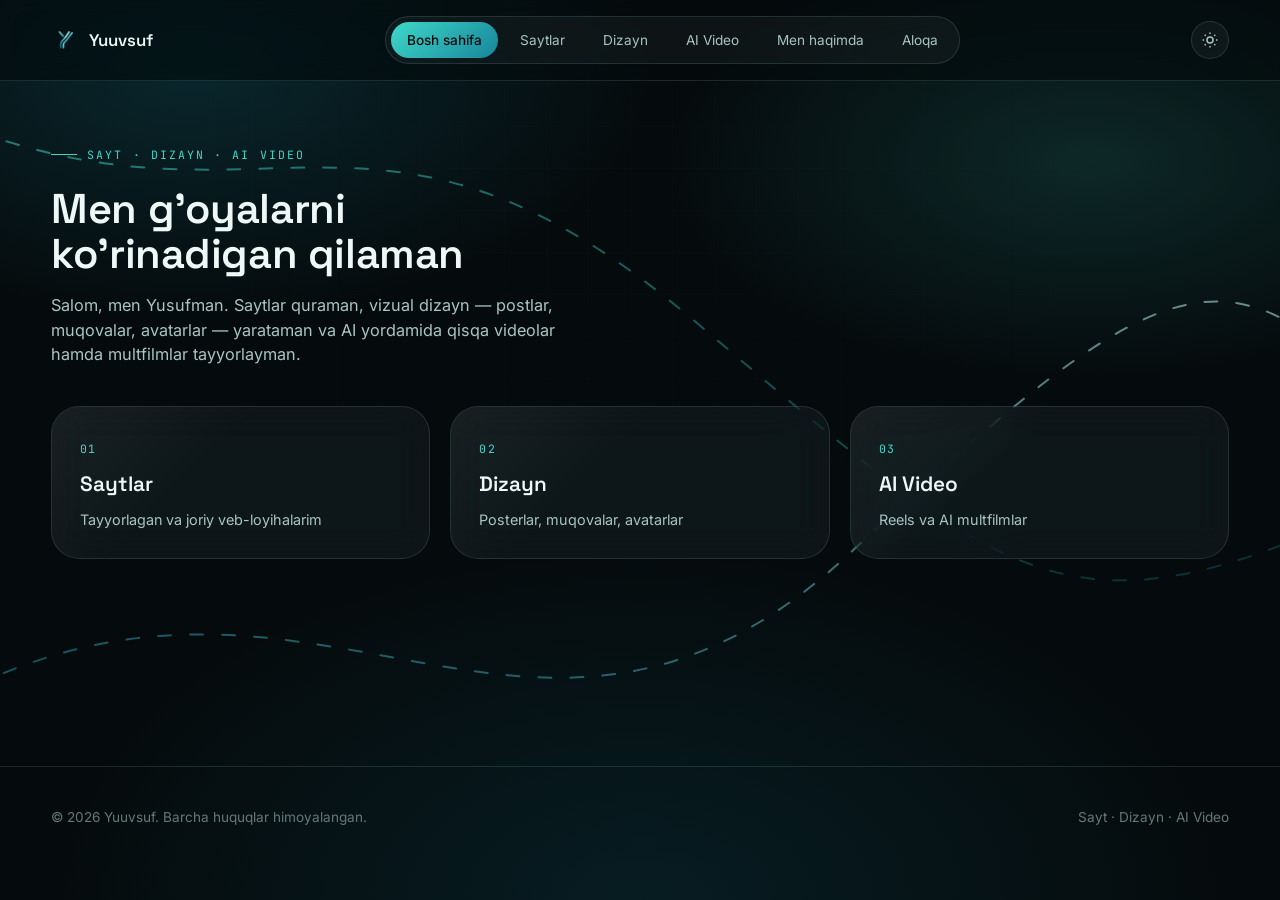
<file: portfolio.html>
<!DOCTYPE html>
<html lang="uz">
<head>
<meta charset="UTF-8">
<meta name="viewport" content="width=device-width, initial-scale=1.0">
<title>Yuuvsuf — Portfolio</title>
<link rel="icon" href="logo.png">
<link rel="preconnect" href="https://fonts.googleapis.com">
<link href="https://fonts.googleapis.com/css2?family=Space+Grotesk:wght@500;600;700&family=Inter:wght@400;500;600&family=JetBrains+Mono:wght@400;500&display=swap" rel="stylesheet">
<link rel="stylesheet" href="portfolio.css">
</head>
<body data-theme="dark">

<div class="ambient"></div>
<div class="strand-field" aria-hidden="true">
  <svg viewBox="0 0 1200 900" preserveAspectRatio="none">
    <defs>
      <linearGradient id="gradA" x1="0" y1="0" x2="1" y2="1">
        <stop offset="0%" stop-color="#3fd7c9"/>
        <stop offset="100%" stop-color="#0b4552"/>
      </linearGradient>
      <linearGradient id="gradB" x1="1" y1="0" x2="0" y2="1">
        <stop offset="0%" stop-color="#bff3ec"/>
        <stop offset="100%" stop-color="#17869a"/>
      </linearGradient>
    </defs>
    <path class="strand-path s1" d="M -50 120 C 250 250, 350 50, 650 320 S 1000 650, 1300 500"/>
    <path class="strand-path s2" d="M -50 700 C 300 500, 500 850, 800 550 S 1150 250, 1300 400"/>
  </svg>
</div>

<header class="nav">
  <div class="container nav-inner">
    <a href="#" class="brand" data-tab-target="home" onclick="return false;">
      <img src="logo.png" alt="Yuuvsuf logo" class="brand-mark">
      Yuuvsuf
    </a>
    <nav class="nav-links" id="navLinks" role="tablist">
      <button class="nav-tab active" data-tab-target="home" role="tab" aria-selected="true">Bosh sahifa</button>
      <button class="nav-tab" data-tab-target="websites" role="tab" aria-selected="false">Saytlar</button>
      <button class="nav-tab" data-tab-target="design" role="tab" aria-selected="false">Dizayn</button>
      <button class="nav-tab" data-tab-target="ai-video" role="tab" aria-selected="false">AI Video</button>
      <button class="nav-tab" data-tab-target="about" role="tab" aria-selected="false">Men haqimda</button>
      <button class="nav-tab" data-tab-target="contact" role="tab" aria-selected="false">Aloqa</button>
    </nav>
    <div class="nav-actions">
      <button class="theme-toggle" id="themeToggle" aria-label="Mavzuni almashtirish">
        <svg class="icon-sun" viewBox="0 0 24 24" fill="none" stroke="currentColor" stroke-width="2"><circle cx="12" cy="12" r="4"/><path d="M12 2v2M12 20v2M4.9 4.9l1.4 1.4M17.7 17.7l1.4 1.4M2 12h2M20 12h2M4.9 19.1l1.4-1.4M17.7 6.3l1.4-1.4"/></svg>
        <svg class="icon-moon" viewBox="0 0 24 24" fill="none" stroke="currentColor" stroke-width="2"><path d="M21 12.8A9 9 0 1 1 11.2 3 7 7 0 0 0 21 12.8z"/></svg>
      </button>
      <button class="nav-toggle" id="navToggle" aria-label="Menyu">
        <svg viewBox="0 0 24 24" fill="none" stroke="currentColor" stroke-width="2"><path d="M4 7h16M4 12h16M4 17h16"/></svg>
      </button>
    </div>
  </div>
</header>

<section class="hero-compact">
  <div class="container">
    <span class="eyebrow">Sayt · Dizayn · AI Video</span>
    <h1>Men g'oyalarni <span class="accent">ko'rinadigan qilaman</span></h1>
    <p class="lead">Salom, men Yusufman. Saytlar quraman, vizual dizayn — postlar, muqovalar, avatarlar — yarataman va AI yordamida qisqa videolar hamda multfilmlar tayyorlayman.</p>
  </div>
</section>

<main class="tab-shell">
  <div class="container">

    <div class="tab-panel active" data-tab-panel="home">
      <div class="overview-grid">
        <button class="glass overview-card" data-tab-target="websites">
          <span class="tag">01</span>
          <h3>Saytlar</h3>
          <p>Tayyorlagan va joriy veb-loyihalarim</p>
        </button>
        <button class="glass overview-card" data-tab-target="design">
          <span class="tag">02</span>
          <h3>Dizayn</h3>
          <p>Posterlar, muqovalar, avatarlar</p>
        </button>
        <button class="glass overview-card" data-tab-target="ai-video">
          <span class="tag">03</span>
          <h3>AI Video</h3>
          <p>Reels va AI multfilmlar</p>
        </button>
      </div>
    </div>

    <div class="tab-panel" data-tab-panel="websites">
      <div class="panel-head">
        <span class="eyebrow">01 — Saytlar</span>
        <h2>Tayyorlangan va joriy loyihalar</h2>
        <p>Hozircha kategoriyalarga bo'linmagan — loyihalar ko'payishi bilan filtrlar qo'shiladi.</p>
      </div>
      <div class="grid cols-3">
        <article class="glass card">
          <div class="card-media">
            <svg viewBox="0 0 24 24" fill="none" stroke="#bff3ec" stroke-width="1.5"><rect x="3" y="4" width="18" height="14" rx="2"/><path d="M3 9h18M8 20h8"/></svg>
          </div>
          <span class="tag">Web loyiha</span>
          <h3>Plannery</h3>
          <p>Rejalashtirish va vazifalarni boshqarish uchun veb-ilova interfeysi.</p>
        </article>
        <article class="glass note-card" style="grid-column: span 2; justify-content:center;">
          <svg viewBox="0 0 24 24" fill="none" stroke="currentColor" stroke-width="1.5"><path d="M12 5v14M5 12h14"/></svg>
          Yangi loyihalar tez orada shu yerga qo'shiladi.
        </article>
      </div>
    </div>

    <div class="tab-panel" data-tab-panel="design">
      <div class="panel-head">
        <span class="eyebrow">02 — Dizayn</span>
        <h2>Vizual ishlar</h2>
        <p>Postlar, muqovalar va avatarlar — shu yerda to'planadi.</p>
      </div>

      <div class="tabs sub-tabs" data-tabs>
        <div class="tab-buttons" role="tablist">
          <button class="tab-btn active" data-tab-target="posters">Posterlar</button>
          <button class="tab-btn" data-tab-target="covers">Muqovalar</button>
          <button class="tab-btn" data-tab-target="avatars">Avatarlar</button>
        </div>
        <div class="tab-panels">
          <div class="tab-panel active" data-tab-panel="posters">
            <div class="grid cols-4">
              <article class="glass card"><div class="card-media"><svg viewBox="0 0 24 24" fill="none" stroke="#bff3ec" stroke-width="1.5"><rect x="4" y="3" width="16" height="18" rx="2"/><path d="M8 8h8M8 12h8M8 16h5"/></svg></div><h3>Poster 01</h3></article>
              <article class="glass card"><div class="card-media"><svg viewBox="0 0 24 24" fill="none" stroke="#bff3ec" stroke-width="1.5"><rect x="4" y="3" width="16" height="18" rx="2"/><path d="M8 8h8M8 12h8M8 16h5"/></svg></div><h3>Poster 02</h3></article>
              <article class="glass card"><div class="card-media"><svg viewBox="0 0 24 24" fill="none" stroke="#bff3ec" stroke-width="1.5"><rect x="4" y="3" width="16" height="18" rx="2"/><path d="M8 8h8M8 12h8M8 16h5"/></svg></div><h3>Poster 03</h3></article>
              <article class="glass card"><div class="card-media"><svg viewBox="0 0 24 24" fill="none" stroke="#bff3ec" stroke-width="1.5"><rect x="4" y="3" width="16" height="18" rx="2"/><path d="M8 8h8M8 12h8M8 16h5"/></svg></div><h3>Poster 04</h3></article>
            </div>
          </div>
          <div class="tab-panel" data-tab-panel="covers">
            <div class="grid cols-4">
              <article class="glass card"><div class="card-media"><svg viewBox="0 0 24 24" fill="none" stroke="#bff3ec" stroke-width="1.5"><circle cx="12" cy="12" r="9"/><path d="M9 15V9l6 3-6 3z" fill="#bff3ec" stroke="none"/></svg></div><h3>Muqova 01</h3></article>
              <article class="glass card"><div class="card-media"><svg viewBox="0 0 24 24" fill="none" stroke="#bff3ec" stroke-width="1.5"><circle cx="12" cy="12" r="9"/><path d="M9 15V9l6 3-6 3z" fill="#bff3ec" stroke="none"/></svg></div><h3>Muqova 02</h3></article>
              <article class="glass card"><div class="card-media"><svg viewBox="0 0 24 24" fill="none" stroke="#bff3ec" stroke-width="1.5"><circle cx="12" cy="12" r="9"/><path d="M9 15V9l6 3-6 3z" fill="#bff3ec" stroke="none"/></svg></div><h3>Muqova 03</h3></article>
              <article class="glass card"><div class="card-media"><svg viewBox="0 0 24 24" fill="none" stroke="#bff3ec" stroke-width="1.5"><circle cx="12" cy="12" r="9"/><path d="M9 15V9l6 3-6 3z" fill="#bff3ec" stroke="none"/></svg></div><h3>Muqova 04</h3></article>
            </div>
          </div>
          <div class="tab-panel" data-tab-panel="avatars">
            <div class="grid cols-4">
              <article class="glass card"><div class="card-media" style="border-radius:50%; aspect-ratio:1;"><svg viewBox="0 0 24 24" fill="none" stroke="#bff3ec" stroke-width="1.5"><circle cx="12" cy="8" r="4"/><path d="M4 20c1.5-4 5-6 8-6s6.5 2 8 6"/></svg></div><h3>Avatar 01</h3></article>
              <article class="glass card"><div class="card-media" style="border-radius:50%; aspect-ratio:1;"><svg viewBox="0 0 24 24" fill="none" stroke="#bff3ec" stroke-width="1.5"><circle cx="12" cy="8" r="4"/><path d="M4 20c1.5-4 5-6 8-6s6.5 2 8 6"/></svg></div><h3>Avatar 02</h3></article>
              <article class="glass card"><div class="card-media" style="border-radius:50%; aspect-ratio:1;"><svg viewBox="0 0 24 24" fill="none" stroke="#bff3ec" stroke-width="1.5"><circle cx="12" cy="8" r="4"/><path d="M4 20c1.5-4 5-6 8-6s6.5 2 8 6"/></svg></div><h3>Avatar 03</h3></article>
              <article class="glass card"><div class="card-media" style="border-radius:50%; aspect-ratio:1;"><svg viewBox="0 0 24 24" fill="none" stroke="#bff3ec" stroke-width="1.5"><circle cx="12" cy="8" r="4"/><path d="M4 20c1.5-4 5-6 8-6s6.5 2 8 6"/></svg></div><h3>Avatar 04</h3></article>
            </div>
          </div>
        </div>
      </div>
    </div>

    <div class="tab-panel" data-tab-panel="ai-video">
      <div class="panel-head">
        <span class="eyebrow">03 — AI Video</span>
        <h2>AI bilan yaratilgan videolar</h2>
        <p>Reels formatidagi qisqa videolar va AI multfilmlar.</p>
      </div>

      <div class="tabs sub-tabs" data-tabs>
        <div class="tab-buttons" role="tablist">
          <button class="tab-btn active" data-tab-target="reels">Reels</button>
          <button class="tab-btn" data-tab-target="cartoons">Multfilmlar</button>
        </div>
        <div class="tab-panels">
          <div class="tab-panel active" data-tab-panel="reels">
            <div class="grid cols-3">
              <article class="glass card"><div class="card-media" style="aspect-ratio:9/16;"><svg viewBox="0 0 24 24" fill="none" stroke="#bff3ec" stroke-width="1.5"><path d="M8 5v14l11-7z"/></svg></div><h3>Reel 01</h3></article>
              <article class="glass card"><div class="card-media" style="aspect-ratio:9/16;"><svg viewBox="0 0 24 24" fill="none" stroke="#bff3ec" stroke-width="1.5"><path d="M8 5v14l11-7z"/></svg></div><h3>Reel 02</h3></article>
              <article class="glass card"><div class="card-media" style="aspect-ratio:9/16;"><svg viewBox="0 0 24 24" fill="none" stroke="#bff3ec" stroke-width="1.5"><path d="M8 5v14l11-7z"/></svg></div><h3>Reel 03</h3></article>
            </div>
          </div>
          <div class="tab-panel" data-tab-panel="cartoons">
            <div class="grid cols-3">
              <article class="glass card"><div class="card-media"><svg viewBox="0 0 24 24" fill="none" stroke="#bff3ec" stroke-width="1.5"><path d="M8 5v14l11-7z"/></svg></div><h3>Multfilm 01</h3></article>
              <article class="glass card"><div class="card-media"><svg viewBox="0 0 24 24" fill="none" stroke="#bff3ec" stroke-width="1.5"><path d="M8 5v14l11-7z"/></svg></div><h3>Multfilm 02</h3></article>
              <article class="glass card"><div class="card-media"><svg viewBox="0 0 24 24" fill="none" stroke="#bff3ec" stroke-width="1.5"><path d="M8 5v14l11-7z"/></svg></div><h3>Multfilm 03</h3></article>
            </div>
          </div>
        </div>
      </div>
    </div>

    <div class="tab-panel" data-tab-panel="about">
      <div class="about-grid">
        <div class="about-portrait glass">
          <img src="logo.png" alt="Yuuvsuf" style="width:42%;">
        </div>
        <div class="about-text">
          <span class="eyebrow">Men haqimda</span>
          <h2 style="font-family:var(--font-display); font-size:clamp(1.6rem,3vw,2.2rem); font-weight:600; margin-bottom:18px;">Salom, men Yusufman</h2>
          <p>Ijodiy his-tuyg'u bilan <strong>postlar, muqovalar va vizual kontent</strong> yarataman. Vaqt o'tishi bilan bu qiziqish <strong>AI videolar</strong> va endi <strong>veb-sayt yaratish</strong> tomon kengaydi.</p>
          <p>Har bir loyiha — g'oyani tartibli, chiroyli va ishlaydigan ko'rinishga keltirish mashqi. Shu yerda qilgan ishlarimni to'plab boryapman.</p>
          <div class="stat-row">
            <div class="stat"><b>3+</b><span>yo'nalish</span></div>
            <div class="stat"><b>∞</b><span>g'oyalar</span></div>
            <div class="stat"><b>1</b><span>portfolio</span></div>
          </div>
        </div>
      </div>
    </div>

    <div class="tab-panel" data-tab-panel="contact">
      <div class="panel-head">
        <span class="eyebrow">04 — Aloqa</span>
        <h2>Bog'lanish</h2>
        <p>Loyiha bo'yicha savol yoki taklifingiz bo'lsa, quyidagi kanallar orqali yozing.</p>
      </div>
      <div class="contact-grid">
        <a href="https://t.me/yuuvsuf" target="_blank" class="glass contact-card">
          <div class="contact-icon"><svg viewBox="0 0 24 24" fill="none" stroke="currentColor" stroke-width="1.8"><path d="M22 3 2 11l6 2m14-10L10 21l-2-8m14-10L8 13"/></svg></div>
          <b>Telegram</b><span>@yuuvsuf</span>
        </a>
        <a href="https://instagram.com/yuuvsuf" target="_blank" class="glass contact-card">
          <div class="contact-icon"><svg viewBox="0 0 24 24" fill="none" stroke="currentColor" stroke-width="1.8"><rect x="3" y="3" width="18" height="18" rx="5"/><circle cx="12" cy="12" r="4"/><circle cx="17.5" cy="6.5" r="1"/></svg></div>
          <b>Instagram</b><span>@yuuvsuf</span>
        </a>
        <a href="mailto:hello@yuuvsuf.com" class="glass contact-card">
          <div class="contact-icon"><svg viewBox="0 0 24 24" fill="none" stroke="currentColor" stroke-width="1.8"><rect x="3" y="5" width="18" height="14" rx="2"/><path d="m3 7 9 6 9-6"/></svg></div>
          <b>Email</b><span>hello@yuuvsuf.com</span>
        </a>
        <a href="tel:+998900000000" class="glass contact-card">
          <div class="contact-icon"><svg viewBox="0 0 24 24" fill="none" stroke="currentColor" stroke-width="1.8"><path d="M22 16.9v3a2 2 0 0 1-2.2 2 19.8 19.8 0 0 1-8.6-3.1 19.5 19.5 0 0 1-6-6A19.8 19.8 0 0 1 2.1 4.2 2 2 0 0 1 4.1 2h3a2 2 0 0 1 2 1.7c.1.9.3 1.8.6 2.6a2 2 0 0 1-.5 2.1L8 9.6a16 16 0 0 0 6 6l1.2-1.2a2 2 0 0 1 2.1-.5c.8.3 1.7.5 2.6.6a2 2 0 0 1 1.7 2z"/></svg></div>
          <b>Telefon</b><span>+998 90 000 00 00</span>
        </a>
      </div>
    </div>

  </div>
</main>

<footer>
  <div class="container" style="display:flex; justify-content:space-between; align-items:center; flex-wrap:wrap; gap:10px;">
    <span>© 2026 Yuuvsuf. Barcha huquqlar himoyalangan.</span>
    <span>Sayt · Dizayn · AI Video</span>
  </div>
</footer>

<script src="portfolio.js"></script>
</body>
</html>
</file>
<file: portfolio.css>
/* =========================================================
   YUUVSUF — Personal Portfolio
   Palette derived from the brand mark: two flowing teal/cyan
   strands on dark glass.
   ========================================================= */

:root{
  --bg-0: #050b0d;
  --bg-1: #081418;
  --surface: rgba(255,255,255,0.045);
  --surface-strong: rgba(255,255,255,0.08);
  --border: rgba(159, 230, 222, 0.14);
  --border-strong: rgba(159, 230, 222, 0.28);

  --teal-deep:  #0b4552;
  --teal-mid:   #17869a;
  --teal-bright:#3fd7c9;
  --teal-pale:  #bff3ec;

  --text-hi: #eef8f6;
  --text-mid: #a9c4c2;
  --text-low: #647977;

  --font-display: 'Space Grotesk', sans-serif;
  --font-body: 'Inter', sans-serif;
  --font-mono: 'JetBrains Mono', monospace;

  --radius-lg: 28px;
  --radius-md: 18px;
  --radius-sm: 10px;

  --ease: cubic-bezier(.16,.84,.44,1);
}

[data-theme="light"]{
  --bg-0: #f3f8f7;
  --bg-1: #e9f3f1;
  --surface: rgba(11,69,82,0.045);
  --surface-strong: rgba(11,69,82,0.07);
  --border: rgba(11,69,82,0.14);
  --border-strong: rgba(11,69,82,0.24);
  --text-hi: #0a1a1c;
  --text-mid: #375350;
  --text-low: #6f8b88;
}

*{ margin:0; padding:0; box-sizing:border-box; }

html{ scroll-behavior:smooth; }

body{
  background: var(--bg-0);
  color: var(--text-hi);
  font-family: var(--font-body);
  line-height: 1.5;
  overflow-x: hidden;
  transition: background .5s var(--ease), color .5s var(--ease);
}

img{ max-width:100%; display:block; }
a{ color:inherit; text-decoration:none; }
ul{ list-style:none; }
button{ font:inherit; cursor:pointer; }

.container{
  width: min(1180px, 92%);
  margin-inline: auto;
}

/* ---------- ambient background ---------- */
.ambient{
  position: fixed;
  inset: 0;
  z-index: -2;
  background:
    radial-gradient(60% 45% at 15% 8%, rgba(23,134,154,0.22), transparent 60%),
    radial-gradient(55% 40% at 85% 18%, rgba(63,215,201,0.14), transparent 60%),
    radial-gradient(70% 60% at 50% 100%, rgba(11,69,82,0.30), transparent 65%),
    var(--bg-0);
  transition: background .5s var(--ease);
}
.ambient::after{
  content:"";
  position:absolute; inset:0;
  background-image:
    linear-gradient(rgba(255,255,255,0.025) 1px, transparent 1px),
    linear-gradient(90deg, rgba(255,255,255,0.025) 1px, transparent 1px);
  background-size: 42px 42px;
  mask-image: radial-gradient(60% 60% at 50% 20%, black, transparent);
  opacity: .5;
}

.strand-field{
  position: fixed;
  inset: 0;
  z-index: -1;
  pointer-events: none;
  opacity: .55;
}
.strand-field svg{ width:100%; height:100%; }
.strand-path{
  fill:none;
  stroke-width: 2;
  stroke-linecap: round;
  stroke-dasharray: 12 18;
  animation: drift 40s linear infinite;
}
.strand-path.s1{ stroke: url(#gradA); animation-duration: 46s; }
.strand-path.s2{ stroke: url(#gradB); animation-duration: 60s; animation-direction: reverse; }
@keyframes drift{
  to{ stroke-dashoffset: -600; }
}

/* ---------- nav ---------- */
.nav{
  position: sticky; top:0; z-index: 50;
  backdrop-filter: blur(16px) saturate(140%);
  background: color-mix(in srgb, var(--bg-0) 65%, transparent);
  border-bottom: 1px solid var(--border);
}
.nav-inner{
  display:flex; align-items:center; justify-content:space-between;
  padding-block: 16px;
}
.brand{ display:flex; align-items:center; gap:10px; font-family: var(--font-display); font-weight:600; font-size:1.05rem; }
.brand-mark{ width:28px; height:28px; }
.nav-links{ display:flex; align-items:center; gap:6px; background: var(--surface); border:1px solid var(--border); border-radius:999px; padding:5px; }
.nav-tab{
  font-size:.85rem; color: var(--text-mid); position:relative; padding:8px 16px;
  border-radius:999px; background:transparent; border:none;
  transition: color .25s var(--ease), background .25s var(--ease);
  white-space: nowrap;
}
.nav-tab:hover{ color: var(--text-hi); }
.nav-tab.active{
  color: var(--bg-0);
  background: linear-gradient(135deg, var(--teal-bright), var(--teal-mid));
  font-weight: 500;
}

.nav-actions{ display:flex; align-items:center; gap:12px; }
.theme-toggle{
  width:38px; height:38px; border-radius:50%;
  border:1px solid var(--border); background: var(--surface);
  display:flex; align-items:center; justify-content:center;
  color: var(--text-mid);
  transition: border-color .25s, color .25s, transform .25s var(--ease);
}
.theme-toggle:hover{ border-color: var(--border-strong); color: var(--teal-bright); transform: rotate(20deg); }
.theme-toggle svg{ width:18px; height:18px; }
.theme-toggle .icon-moon{ display:none; }
[data-theme="light"] .theme-toggle .icon-sun{ display:none; }
[data-theme="light"] .theme-toggle .icon-moon{ display:block; }

.nav-toggle{
  display:none; width:38px; height:38px; border-radius:10px;
  border:1px solid var(--border); background: var(--surface);
  align-items:center; justify-content:center; color:var(--text-hi);
}
.nav-toggle svg{ width:18px; height:18px; }

/* ---------- hero (compact, always visible) ---------- */
.hero-compact{
  padding-block: 56px 40px;
  position: relative;
  max-height: 400px;
  overflow: hidden;
  transition: max-height .5s var(--ease), opacity .4s var(--ease), padding .5s var(--ease);
}
.hero-compact.is-hidden{
  max-height: 0;
  padding-block: 0;
  opacity: 0;
  pointer-events: none;
}
.hero-compact .lead{ margin-top:16px; max-width:56ch; font-size:1.02rem; color:var(--text-mid); }
.hero-compact h1{
  font-family: var(--font-display); font-weight:600;
  font-size: clamp(1.8rem, 3.6vw, 2.6rem); line-height:1.1; letter-spacing:-0.01em;
  max-width: 20ch;
}

/* ---------- tab shell ---------- */
.tab-shell{ padding-bottom: 90px; min-height: 40vh; }
.tab-panel{ display:none; }
.tab-panel.active{ display:block; animation: panelIn .45s var(--ease); }
@keyframes panelIn{
  from{ opacity:0; transform: translateY(10px); }
  to{ opacity:1; transform:none; }
}
.panel-head{ margin-bottom:40px; max-width:60ch; }
.panel-head .eyebrow{ margin-bottom:14px; }
.panel-head h2{
  font-family: var(--font-display); font-weight:600;
  font-size: clamp(1.5rem, 3vw, 2.1rem); letter-spacing:-0.01em;
}
.panel-head p{ margin-top:12px; color: var(--text-mid); font-size:.98rem; max-width: 52ch; }

.overview-grid{ display:grid; grid-template-columns: repeat(3,1fr); gap:20px; }
.overview-card{
  text-align:left; padding:28px; background: var(--surface); border:1px solid var(--border);
  border-radius: var(--radius-lg); color: var(--text-hi);
}
.overview-card .tag{ font-family:var(--font-mono); font-size:.72rem; color:var(--teal-bright); letter-spacing:.1em; }
.overview-card h3{ font-family:var(--font-display); font-size:1.3rem; font-weight:600; margin-top:10px; }
.overview-card p{ color:var(--text-mid); margin-top:8px; font-size:.9rem; }

/* ---------- sub-tabs (inside Design / AI Video panels) ---------- */
.tab-buttons{ display:flex; gap:8px; margin-bottom:32px; flex-wrap:wrap; }
.tab-btn{
  padding:9px 18px; border-radius:999px; font-size:.85rem;
  background: var(--surface); border:1px solid var(--border); color: var(--text-mid);
  transition: color .25s var(--ease), background .25s var(--ease), border-color .25s var(--ease);
}
.tab-btn:hover{ color: var(--text-hi); border-color: var(--border-strong); }
.tab-btn.active{
  color:#eafffb; background: linear-gradient(135deg, var(--teal-mid), var(--teal-deep));
  border-color: transparent;
}
.sub-tabs .tab-panel.active{ animation: panelIn .35s var(--ease); }
.eyebrow{
  font-family: var(--font-mono); font-size:.72rem; letter-spacing:.18em;
  text-transform: uppercase; color: var(--teal-bright);
  display:inline-flex; align-items:center; gap:10px; margin-bottom:22px;
}
.eyebrow::before{ content:""; width:26px; height:1px; background: var(--teal-bright); }

.hero h1{
  font-family: var(--font-display);
  font-weight: 600;
  font-size: clamp(2.6rem, 6vw, 4.6rem);
  line-height: 1.04;
  letter-spacing: -0.02em;
  max-width: 15ch;
}
.hero h1 .accent{
  background: linear-gradient(100deg, var(--teal-pale), var(--teal-bright) 45%, var(--teal-mid));
  -webkit-background-clip: text; background-clip:text; color:transparent;
}
.hero p.lead{
  margin-top: 26px;
  max-width: 46ch;
  font-size: 1.08rem;
  color: var(--text-mid);
}
.hero-cta{ display:flex; gap:14px; margin-top:40px; flex-wrap:wrap; }

.btn{
  display:inline-flex; align-items:center; gap:8px;
  padding: 13px 26px; border-radius: 999px;
  font-size:.92rem; font-weight:500;
  transition: transform .3s var(--ease), box-shadow .3s var(--ease), border-color .3s;
}
.btn-primary{
  background: linear-gradient(135deg, var(--teal-mid), var(--teal-deep));
  color: #eafffb;
  box-shadow: 0 8px 30px -8px rgba(23,134,154,0.6);
}
.btn-primary:hover{ transform: translateY(-2px); box-shadow: 0 14px 34px -8px rgba(63,215,201,0.55); }
.btn-ghost{
  background: var(--surface); border:1px solid var(--border); color: var(--text-hi);
}
.btn-ghost:hover{ border-color: var(--border-strong); transform: translateY(-2px); }

/* ---------- glass card base ---------- */
.glass{
  background: var(--surface);
  border: 1px solid var(--border);
  border-radius: var(--radius-lg);
  backdrop-filter: blur(18px) saturate(150%);
  position: relative;
  overflow:hidden;
  transition: border-color .35s var(--ease), transform .35s var(--ease), box-shadow .35s var(--ease);
}
.glass::before{
  content:"";
  position:absolute; inset:0;
  background: linear-gradient(135deg, rgba(255,255,255,0.08), transparent 40%);
  opacity:.6; pointer-events:none;
}
.glass:hover{
  border-color: var(--border-strong);
  transform: translateY(-4px);
  box-shadow: 0 20px 50px -20px rgba(23,134,154,0.35);
}

/* ---------- section scaffolding ---------- */
section{ padding-block: 110px; position:relative; }
.section-head{ margin-bottom:56px; max-width: 60ch; }
.section-head .eyebrow{ margin-bottom:14px; }
.section-head h2{
  font-family: var(--font-display); font-weight:600;
  font-size: clamp(1.7rem, 3.4vw, 2.5rem); letter-spacing:-0.01em;
}
.section-head p{ margin-top:14px; color: var(--text-mid); font-size:1rem; max-width: 52ch; }

.reveal{ opacity:0; transform: translateY(26px); transition: opacity .8s var(--ease), transform .8s var(--ease); }
.reveal.in{ opacity:1; transform:none; }

/* ---------- works grid ---------- */
.grid{ display:grid; gap:22px; }
.grid.cols-3{ grid-template-columns: repeat(3, 1fr); }
.grid.cols-4{ grid-template-columns: repeat(4, 1fr); }

.card{ padding:22px; }
.card-media{
  aspect-ratio: 4/3; border-radius: var(--radius-md);
  background: linear-gradient(150deg, var(--teal-deep), var(--bg-1) 70%);
  position:relative; overflow:hidden; margin-bottom:18px;
  display:flex; align-items:center; justify-content:center;
}
.card-media::after{
  content:""; position:absolute; inset:0;
  background: radial-gradient(circle at 30% 20%, rgba(63,215,201,0.35), transparent 55%);
}
.card-media svg{ width:34%; opacity:.85; position:relative; z-index:1; }
.card-media img, .card-media video{
  width:100%; height:100%; object-fit: cover; position:relative; z-index:1;
}
.card-media.media-missing img, .card-media.media-missing video{ display:none; }
.card-media.media-missing::before{
  content: "";
  position: absolute; inset: 0;
  background: radial-gradient(circle at 30% 20%, rgba(63,215,201,0.35), transparent 55%);
}

/* content-specific aspect ratios */
.aspect-poster{ aspect-ratio: 3 / 4; }
.aspect-cover{ aspect-ratio: 16 / 9; }
.aspect-avatar{ aspect-ratio: 1; }
.aspect-reel{ aspect-ratio: 9 / 16; }

/* play indicator for video / youtube cards */
.card-media[data-playable]{ cursor: pointer; }
.card-media[data-playable]::after{
  content: "";
  position: absolute; z-index: 2; inset: 0;
  display:flex; align-items:center; justify-content:center;
  background: radial-gradient(circle, rgba(0,0,0,0.15), transparent 60%);
}
.play-badge{
  position:absolute; z-index:3; top:50%; left:50%; transform: translate(-50%,-50%);
  width:52px; height:52px; border-radius:50%;
  background: rgba(6,13,15,0.55); border:1px solid rgba(255,255,255,0.35);
  display:flex; align-items:center; justify-content:center;
  backdrop-filter: blur(4px);
  transition: transform .25s var(--ease), background .25s var(--ease);
}
.play-badge svg{ width:18px; height:18px; margin-left:2px; }
.card:hover .play-badge{ transform: translate(-50%,-50%) scale(1.08); background: rgba(63,215,201,0.35); }

.card[data-clickable]{ cursor: pointer; }

/* ---------- lightbox ---------- */
.lightbox{
  position: fixed; inset:0; z-index:300;
  background: rgba(3,8,10,0.9);
  backdrop-filter: blur(8px);
  display:none; align-items:center; justify-content:center;
  padding: 30px;
}
.lightbox.open{ display:flex; animation: lbIn .25s var(--ease); }
@keyframes lbIn{ from{ opacity:0; } to{ opacity:1; } }
.lightbox-content{
  max-width:min(880px, 92vw); max-height:88vh;
  width:100%; display:flex; align-items:center; justify-content:center;
}
.lightbox-content img{
  max-width:100%; max-height:88vh; border-radius:16px; object-fit:contain;
  box-shadow: 0 30px 80px -20px rgba(0,0,0,0.6);
}
.lightbox-content video{
  max-width:100%; max-height:88vh; border-radius:16px;
  box-shadow: 0 30px 80px -20px rgba(0,0,0,0.6);
}
.lightbox-content iframe{
  width: min(880px, 92vw); aspect-ratio:16/9; border:none; border-radius:16px;
  box-shadow: 0 30px 80px -20px rgba(0,0,0,0.6);
}
.lightbox-close{
  position:absolute; top:22px; right:26px; z-index:2;
  width:42px; height:42px; border-radius:50%;
  background: rgba(255,255,255,0.08); border:1px solid var(--border-strong);
  color: var(--text-hi); display:flex; align-items:center; justify-content:center;
  transition: background .25s, transform .25s;
}
.lightbox-close:hover{ background: rgba(255,255,255,0.16); transform: rotate(90deg); }
.lightbox-close svg{ width:18px; height:18px; }
.card h3{ font-family: var(--font-display); font-size:1.05rem; font-weight:600; }
.card .tag{
  font-family: var(--font-mono); font-size:.68rem; letter-spacing:.1em;
  text-transform:uppercase; color: var(--teal-bright); margin-bottom:8px; display:block;
}
.card p{ color: var(--text-mid); font-size:.9rem; margin-top:8px; }

.note-card{
  padding: 26px 28px; display:flex; align-items:center; gap:16px;
  border-style:dashed; color: var(--text-mid); font-size:.92rem;
}
.note-card svg{ width:22px; height:22px; flex-shrink:0; color: var(--teal-bright); }

/* ---------- design subgroups ---------- */
.subgroup{ margin-bottom: 46px; }
.subgroup:last-child{ margin-bottom:0; }
.subgroup-title{
  font-family: var(--font-mono); font-size:.78rem; letter-spacing:.12em;
  text-transform:uppercase; color: var(--text-mid); margin-bottom:18px;
  display:flex; align-items:center; gap:12px;
}
.subgroup-title::after{ content:""; flex:1; height:1px; background: var(--border); }

/* ---------- about ---------- */
.about-grid{
  display:grid; grid-template-columns: 1.1fr 1fr; gap:60px; align-items:center;
}
.about-portrait{
  aspect-ratio: 1; border-radius: var(--radius-lg);
  background: linear-gradient(160deg, var(--teal-mid), var(--teal-deep) 60%, var(--bg-1));
  display:flex; align-items:center; justify-content:center;
  position:relative;
}
.about-portrait svg{ width:38%; filter: drop-shadow(0 10px 30px rgba(0,0,0,.35)); }
.about-text p{ color: var(--text-mid); margin-bottom:16px; font-size:1.02rem; }
.about-text strong{ color: var(--text-hi); }
.stat-row{ display:flex; gap:34px; margin-top:32px; }
.stat b{ font-family: var(--font-display); font-size:1.8rem; display:block; }
.stat span{ font-size:.8rem; color: var(--text-low); }

/* ---------- contact ---------- */
.contact-grid{ display:grid; grid-template-columns: repeat(4, 1fr); gap:18px; }
.contact-card{
  padding: 26px; display:flex; flex-direction:column; gap:14px; align-items:flex-start;
}
.contact-icon{
  width:44px; height:44px; border-radius:12px;
  background: linear-gradient(135deg, var(--teal-mid), var(--teal-deep));
  display:flex; align-items:center; justify-content:center;
}
.contact-icon svg{ width:20px; height:20px; color:#eafffb; }
.contact-card b{ font-family: var(--font-display); font-size:1rem; }
.contact-card span{ color: var(--text-mid); font-size:.86rem; word-break:break-all; }

/* ---------- footer ---------- */
footer{
  padding-block: 40px; border-top:1px solid var(--border);
  display:flex; justify-content:space-between; align-items:center;
  color: var(--text-low); font-size:.85rem;
}

/* ---------- accessibility ---------- */
a:focus-visible, button:focus-visible{
  outline: 2px solid var(--teal-bright);
  outline-offset: 3px;
  border-radius: 6px;
}
@media (prefers-reduced-motion: reduce){
  *{ animation-duration: 0.001ms !important; animation-iteration-count: 1 !important; transition-duration: 0.001ms !important; scroll-behavior: auto !important; }
}

/* ---------- responsive ---------- */
@media (max-width: 980px){
  .grid.cols-3, .grid.cols-4{ grid-template-columns: repeat(2,1fr); }
  .contact-grid{ grid-template-columns: repeat(2,1fr); }
  .about-grid{ grid-template-columns: 1fr; gap:36px; }
  .about-portrait{ max-width:280px; margin-inline:auto; }
  .overview-grid{ grid-template-columns: 1fr; }
}
@media (max-width: 720px){
  .nav-inner{ gap:10px; }
  .brand span, .brand{ font-size:.95rem; }
  .nav-links{
    order: 3;
    width: 100%;
    overflow-x: auto;
    -webkit-overflow-scrolling: touch;
    scrollbar-width: none;
    justify-content: flex-start;
    margin-top: 10px;
  }
  .nav-links::-webkit-scrollbar{ display:none; }
  .nav-tab{ flex: 0 0 auto; }
  .nav-inner{ flex-wrap: wrap; }
  .grid.cols-3, .grid.cols-4{ grid-template-columns: 1fr; }
  .contact-grid{ grid-template-columns: 1fr; }
  .tab-shell{ padding-bottom:60px; }
  .hero-compact{ padding-block:36px 24px; }
  footer{ flex-direction:column; gap:10px; text-align:center; }
}
</file>
